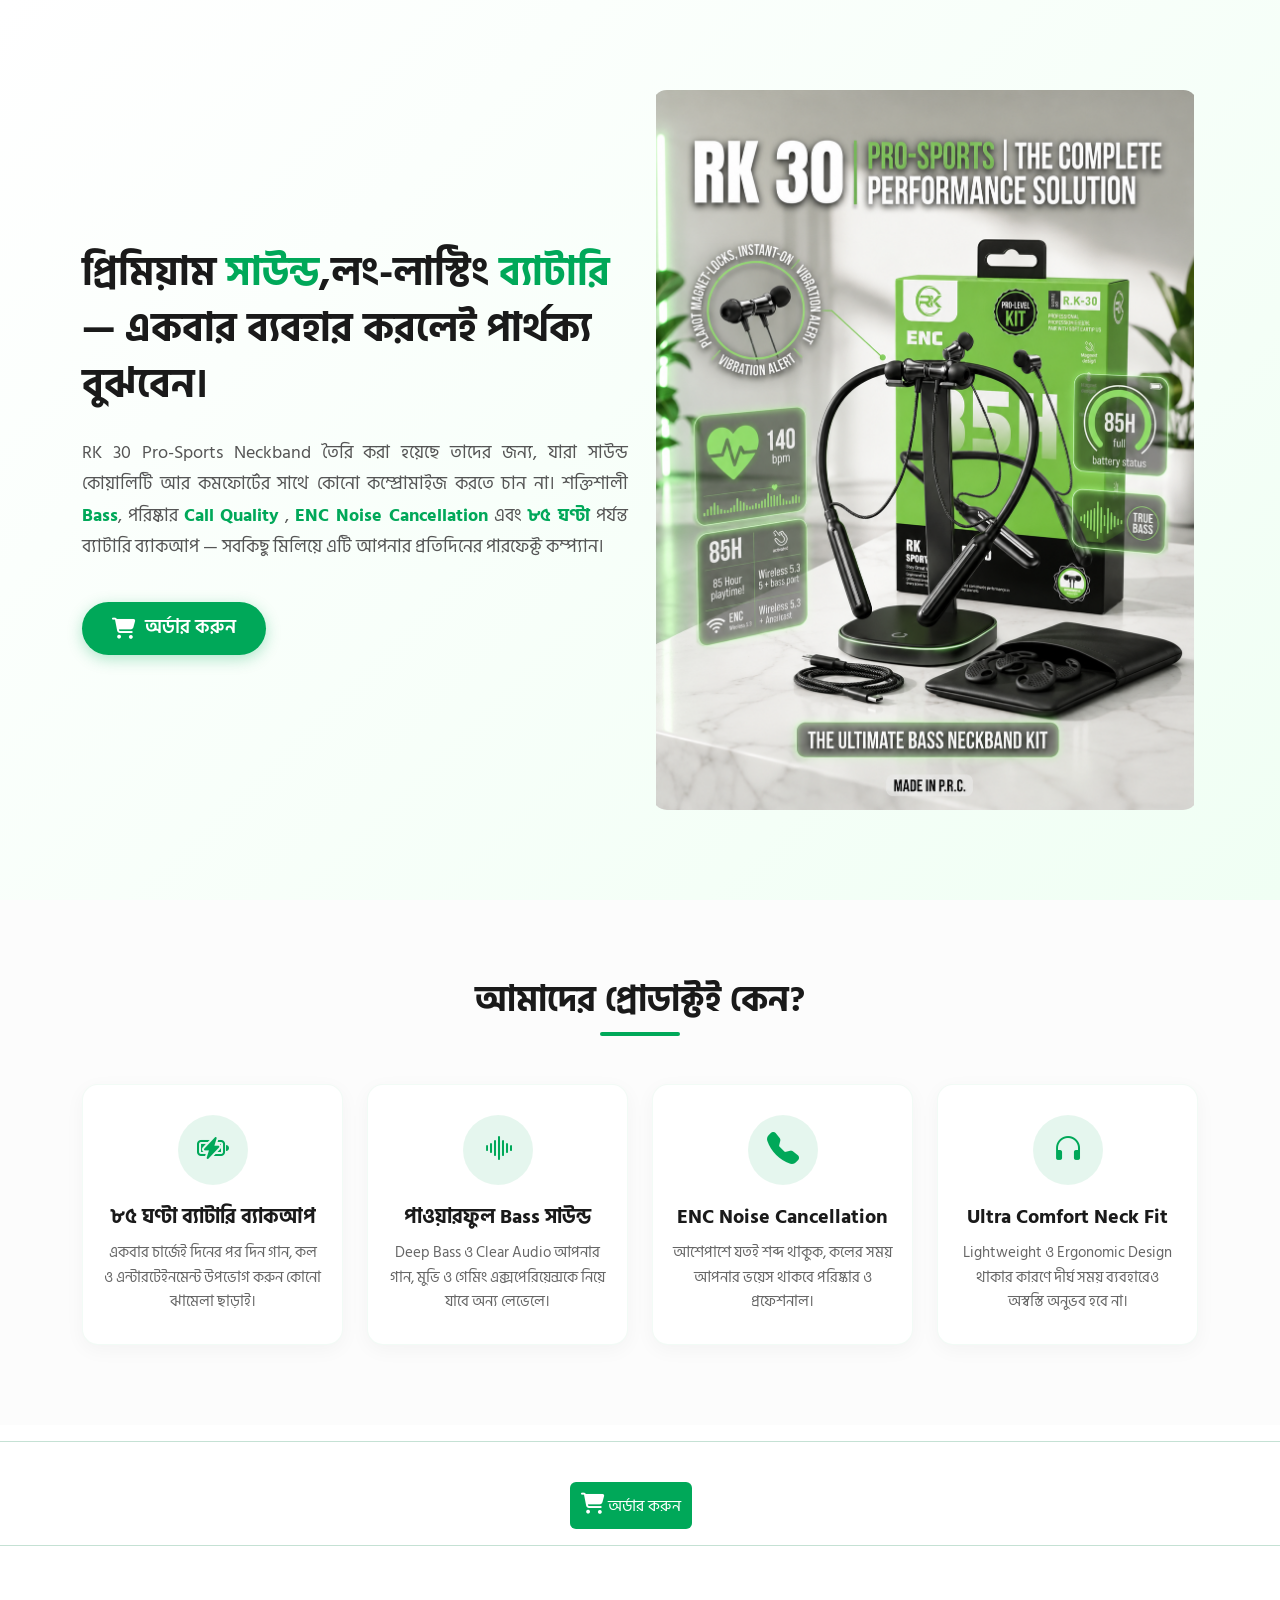
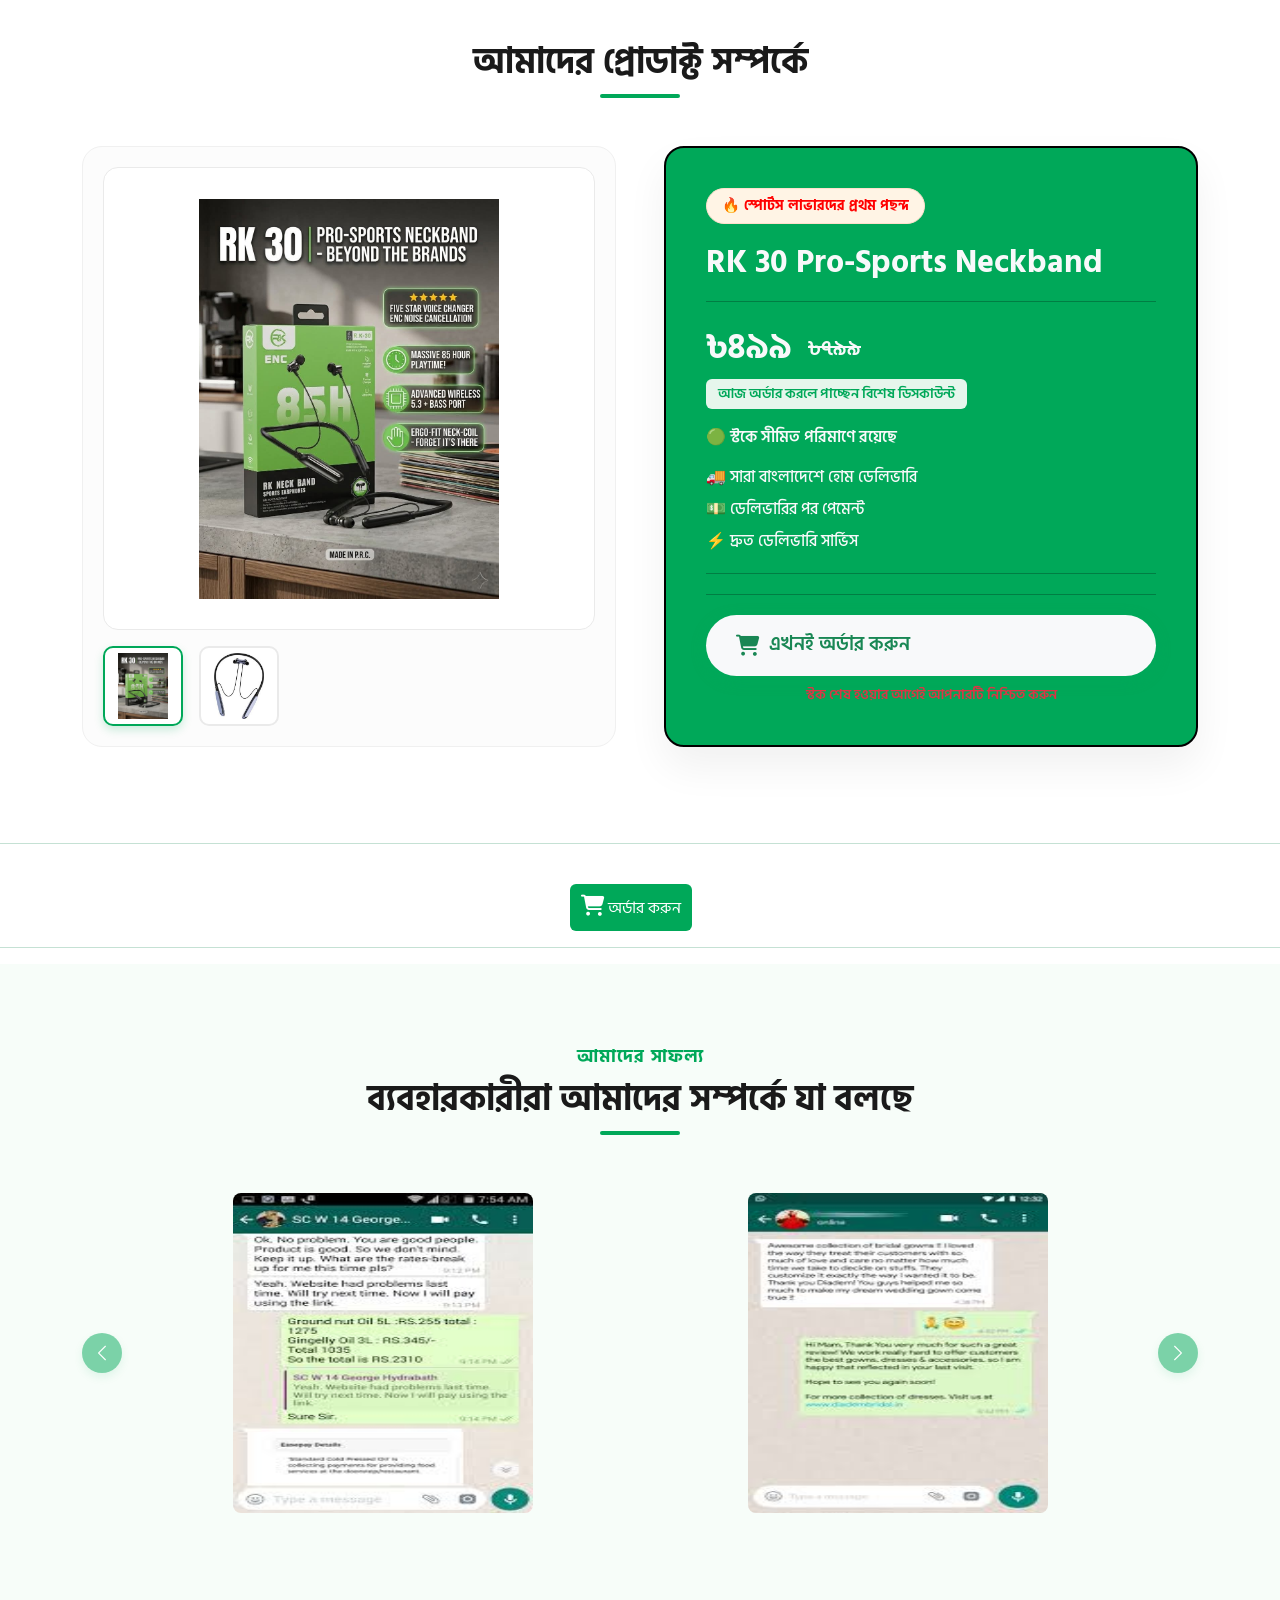
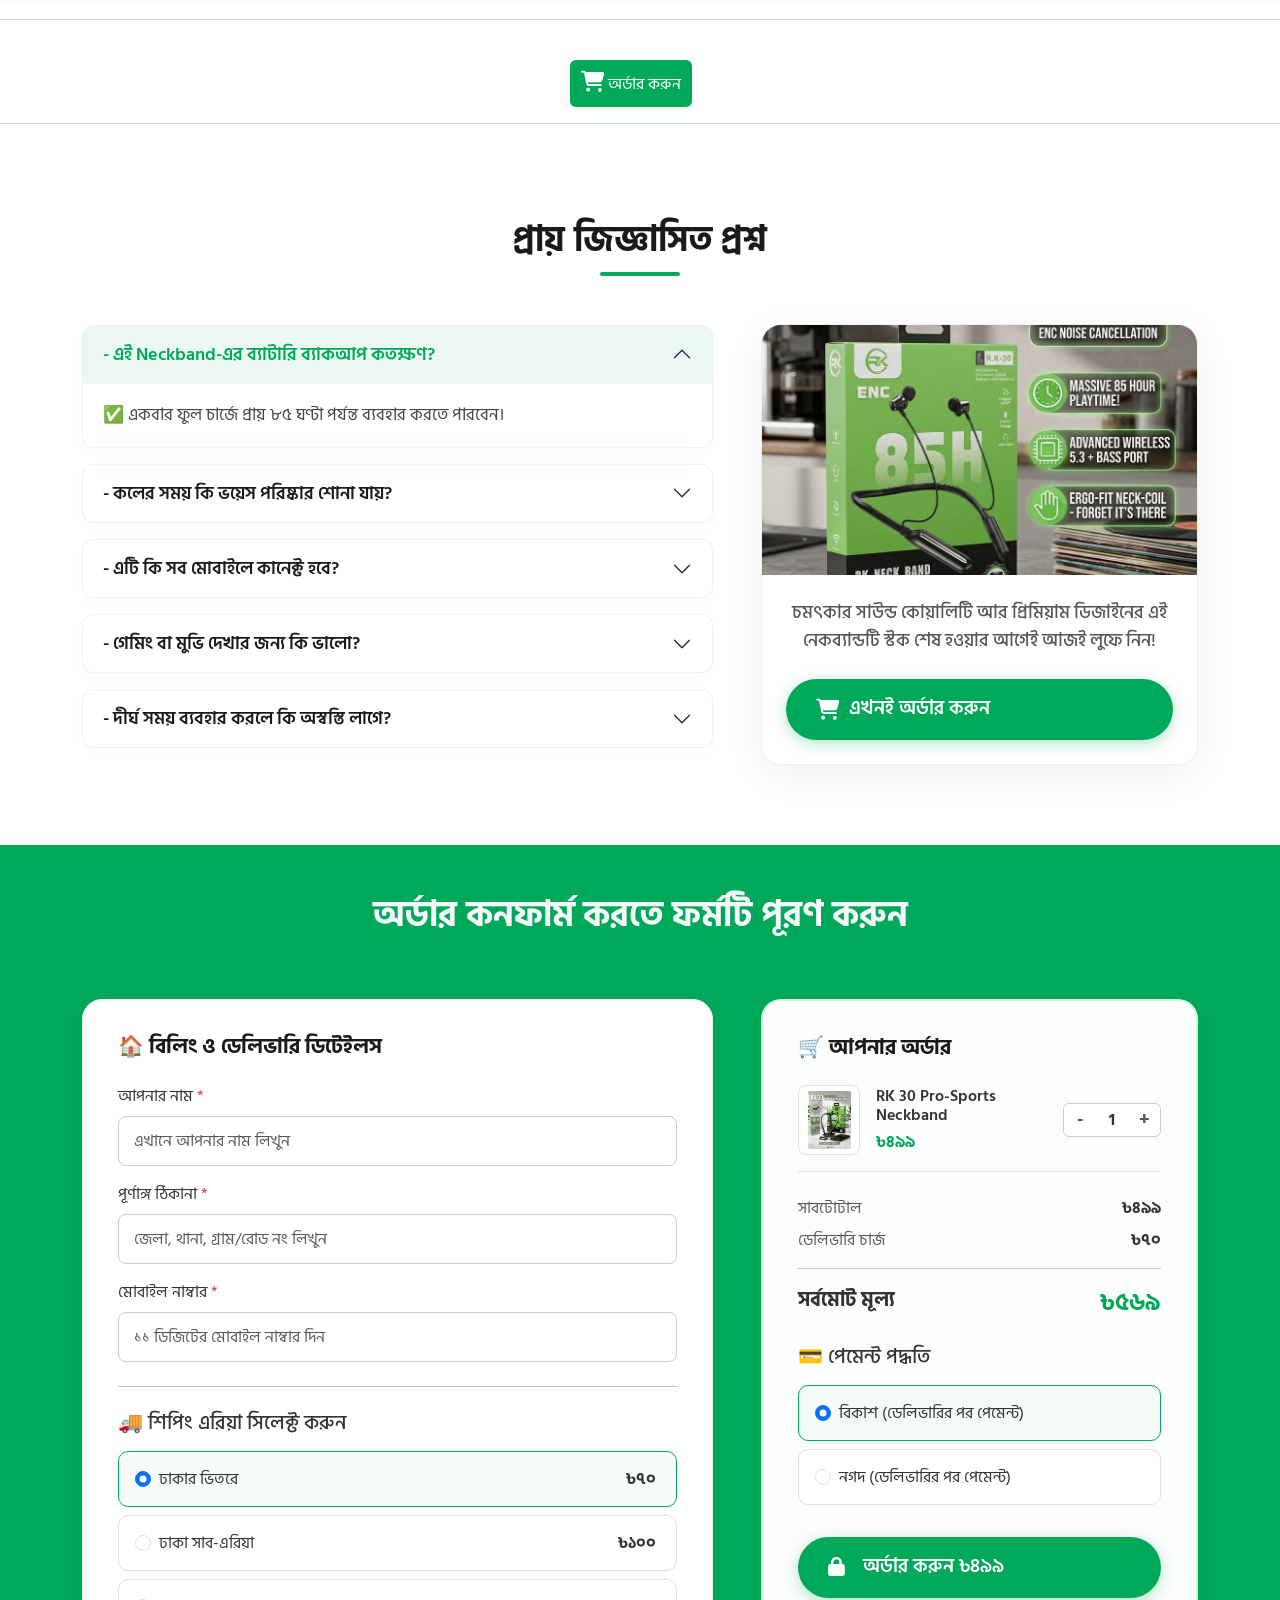
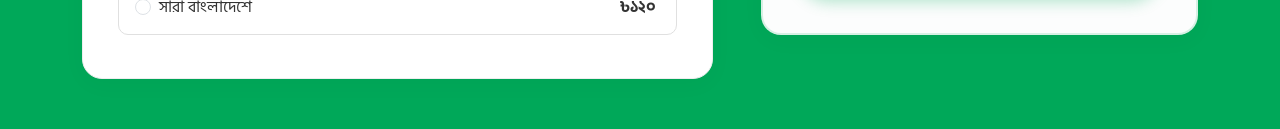
<file: revel/index.html>
<!DOCTYPE html>
<html lang="bn">
<head>
    <meta charset="UTF-8">
    <meta name="viewport" content="width=device-width, initial-scale=1.0">
    <title>RK 30 Pro-Sports Neckband - Hero Section</title>
    
    <!-- Google Fonts for Bangla (Hind Siliguri) -->
    <link rel="preconnect" href="https://fonts.googleapis.com">
    <link rel="preconnect" href="https://fonts.gstatic.com" crossorigin>
    <link href="https://fonts.googleapis.com/css2?family=Hind+Siliguri:wght@400;600;700&display=swap" rel="stylesheet">
    
    <!-- Bootstrap CSS -->
    <link href="https://cdn.jsdelivr.net/npm/bootstrap@5.3.0/dist/css/bootstrap.min.css" rel="stylesheet">
        
    <!-- FontAwesome for Icons -->
    <link rel="stylesheet" href="https://cdnjs.cloudflare.com/ajax/libs/font-awesome/6.4.0/css/all.min.css">
    <!-- Bootstrap Icons CDN -->
<link rel="stylesheet" href="https://cdn.jsdelivr.net/npm/bootstrap-icons@1.11.1/font/bootstrap-icons.css">
    <!-- Custom CSS -->
    <link rel="stylesheet" href="style.css">
</head>
<body>

    <!-- Hero Section -->
    <section class="hero-section d-flex align-items-center">
        <div class="container">
            <div class="row align-items-center">
                
                <!-- Mobile Heading (Visible only on mobile) -->
                <div class="col-12 d-block d-lg-none mb-4 text-center">
                    <h1 class="hero-heading">
                        প্রিমিয়াম<span class="text-theme"> সাউন্ড</span>, লং-লাস্টিং<span class="text-theme"> ব্যাটারি </span>— একবার ব্যবহার করলেই পার্থক্য বুঝবেন।
                    </h1>
                </div>

                <!-- Left Side: Content -->
                <div class="col-lg-6 order-2 order-lg-1 hero-content">
                    <!-- Desktop Heading (Visible only on desktop) -->
                    <h1 class="hero-heading d-none d-lg-block">
                       প্রিমিয়াম <span class="text-theme"> সাউন্ড</span>,লং-লাস্টিং <span class="text-theme">ব্যাটারি </span> — একবার ব্যবহার করলেই পার্থক্য বুঝবেন।
                    </h1>
                    
                    <p class="hero-text mt-3 mt-lg-4">
                        RK 30 Pro-Sports Neckband তৈরি করা হয়েছে তাদের জন্য, যারা সাউন্ড কোয়ালিটি আর কমফোর্টের সাথে কোনো কম্প্রোমাইজ করতে চান না। শক্তিশালী 
                       <span class="text-theme">Bass</span>, পরিষ্কার <span class="text-theme">Call Quality</span> , <span class="text-theme">ENC Noise Cancellation</span> এবং <span class="text-theme">৮৫ ঘণ্টা</span> পর্যন্ত ব্যাটারি ব্যাকআপ — 
                        সবকিছু মিলিয়ে এটি আপনার প্রতিদিনের পারফেক্ট কম্প্যান।
                    </p>
                    
                    <button class="btn btn-order mt-4" id="orderBtn">
                        <i class="fas fa-shopping-cart cart-icon"></i> অর্ডার করুন
                    </button>
                </div>

                <!-- Right Side: Image -->
                <div class="col-lg-6 order-1 order-lg-2 mb-4 mb-lg-0 text-center text-lg-end">
                    <div class="hero-image-wrapper">
                        <img src="img/hero.png" alt="RK 30 Pro-Sports Neckband" class="img-fluid hero-img">
                    </div>
                </div>
                
            </div>
        </div>
    </section>


    <!-- Features Section -->
    <section class="features-section">
        <div class="container">
            <!-- Section Heading -->
            <div class="row">
                <div class="col-12 text-center mb-5">
                    <h2 class="section-title">আমাদের প্রোডাক্টই কেন?</h2>
                    <div class="title-underline"></div>
                </div>
            </div>

            <!-- Features Cards -->
            <div class="row g-3 g-lg-4">
                <!-- Card 1 -->
                <div class="col-6 col-lg-3">
                    <div class="feature-card text-center">
                        <div class="feature-icon-wrapper">
                            <i class="bi bi-battery-charging feature-icon"></i>
                        </div>
                        <h4 class="feature-title">৮৫ ঘণ্টা ব্যাটারি ব্যাকআপ</h4>
                        <p class="feature-text">একবার চার্জেই দিনের পর দিন গান, কল ও এন্টারটেইনমেন্ট উপভোগ করুন কোনো ঝামেলা ছাড়াই।</p>
                    </div>
                </div>

                <!-- Card 2 -->
                <div class="col-6 col-lg-3">
                    <div class="feature-card text-center">
                        <div class="feature-icon-wrapper">
                            <i class="bi bi-soundwave feature-icon"></i>
                        </div>
                        <h4 class="feature-title">পাওয়ারফুল Bass সাউন্ড</h4>
                        <p class="feature-text">Deep Bass ও Clear Audio আপনার গান, মুভি ও গেমিং এক্সপেরিয়েন্সকে নিয়ে যাবে অন্য লেভেলে।</p>
                    </div>
                </div>

                <!-- Card 3 -->
                <div class="col-6 col-lg-3">
                    <div class="feature-card text-center">
                        <div class="feature-icon-wrapper">
                            <i class="bi bi-telephone-fill feature-icon"></i>
                        </div>
                        <h4 class="feature-title">ENC Noise Cancellation</h4>
                        <p class="feature-text">আশেপাশে যতই শব্দ থাকুক, কলের সময় আপনার ভয়েস থাকবে পরিষ্কার ও প্রফেশনাল।</p>
                    </div>
                </div>

                <!-- Card 4 -->
                <div class="col-6 col-lg-3">
                    <div class="feature-card text-center">
                        <div class="feature-icon-wrapper">
                            <i class="bi bi-headphones feature-icon"></i>
                        </div>
                        <h4 class="feature-title">Ultra Comfort Neck Fit</h4>
                        <p class="feature-text">Lightweight ও Ergonomic Design থাকার কারণে দীর্ঘ সময় ব্যবহারেও অস্বস্তি অনুভব হবে না।</p>
                    </div>
                </div>
            </div>
        </div>
    </section>


<!--Cta btn-->

<hr class="text-success">
<div class="cta-button">

                        <button class="btn btn-cta mt-4" id="orderBtn">
                        <i class="fas fa-shopping-cart cart-icon"></i> অর্ডার করুন
                    </button>


</div>
<hr class="text-success">

<!--Cta btn-->





<!-- Product Showcase Section -->
    <section class="product-showcase-section">
        <div class="container">
            <!-- Section Heading -->
            <div class="row">
                <div class="col-12 text-center mb-5">
                    <h2 class="section-title">আমাদের প্রোডাক্ট সম্পর্কে</h2>
                    <div class="title-underline"></div>
                </div>
            </div>

<div class="row gx-lg-5 align-items-stretch">
                <!-- Left Side: Product Image Gallery -->
                <div class="col-lg-6 mb-5 mb-lg-0">
                    <div class="product-gallery h-100 d-flex flex-column">
                        <!-- Main Image -->
                        <div class="main-image-wrapper flex-grow-1 d-flex align-items-center justify-content-center mb-3">
                            <img src="img/1.jpg" id="mainProductImage" class="img-fluid" alt="RK 30 Pro-Sports Neckband">
                        </div>
                        <!-- Thumbnails -->
                        <div class="thumbnail-wrapper d-flex gap-3 justify-content-center justify-content-lg-start mt-auto">
                            <img src="img/1.jpg" class="img-fluid thumb-img active-thumb" alt="Thumbnail 1">
                            <img src="img/2.jfif" class="img-fluid thumb-img" alt="Thumbnail 2">
                        </div>
                    </div>
                </div>

                <!-- Right Side: Product Details Card -->
                <div class="col-lg-6">
                    <div class="product-details-card">
                        
                        <!-- Top Badge -->
                        <div class="top-badge mb-1">
                            🔥 স্পোর্টস লাভারদের প্রথম পছন্দ
                        </div>
                        
                        <!-- Product Name & Description -->
                        <h3 class="product-title text-light">RK 30 Pro-Sports Neckband</h3>
                       
                        
                        <hr class="divider">

                        <!-- Price Section -->
                        <div class="price-section mb-3">
                            <div class="d-flex align-items-center gap-3 mb-1">
                                <span class="current-price text-light">৳৪৯৯</span>
                                <del class="old-price text-light">৳৭৯৯</del>
                            </div>
                            <span class="save-text">আজ অর্ডার করলে পাচ্ছেন বিশেষ ডিসকাউন্ট</span>
                        </div>

                        <!-- Stock Status -->
                        <div class="stock-status mb-3">
                           <span class="text-light">🟢 স্টকে সীমিত পরিমাণে রয়েছে</span> 
                        </div>

                        <!-- Delivery Info -->
                        <div class="info-list delivery-info mb-3 ">
                            <p class="text-light">🚚 সারা বাংলাদেশে হোম ডেলিভারি</p>
                            <p class="text-light">💵 ডেলিভারির পর পেমেন্ট</p>
                            <p class="text-light">⚡ দ্রুত ডেলিভারি সার্ভিস</p>
                        </div>

                        <!-- Trust Section -->


                        <hr class="divider">

                

                        <hr class="divider">

                        <!-- Order Button -->
                        <div class="order-action text-center">
                            <button class="btn btn-order w-100 py-3 bg-light text-success" id="cardOrderBtn">
                                <i class="fas fa-shopping-cart cart-icon"></i> এখনই অর্ডার করুন
                            </button>
                            <small class="stock-warning mt-2 d-block">স্টক শেষ হওয়ার আগেই আপনারটি নিশ্চিত করুন</small>
                        </div>

                    </div>
                </div>
            </div>
        </div>
    </section>







<!--Cta btn-->

<hr class="text-success">
<div class="cta-button">

                        <button class="btn btn-cta mt-4" id="orderBtn">
                        <i class="fas fa-shopping-cart cart-icon"></i> অর্ডার করুন
                    </button>


</div>
<hr class="text-success">

<!--Cta btn-->






<!-- Review Section (Updated: 2 Items per slide for both Mobile & PC) -->
    <section class="review-section">
        <div class="container">
            
            <!-- Section Headings -->
            <div class="row">
                <div class="col-12 text-center mb-4 mb-lg-5">
                    <span class="review-sub-title d-block">আমাদের সাফল্য</span>
                    <h2 class="section-title mt-2">ব্যবহারকারীরা আমাদের সম্পর্কে যা বলছে</h2>
                    <div class="title-underline"></div>
                </div>
            </div>

            <!-- Unified Carousel for Both Mobile and PC -->
            <div id="unifiedReviewCarousel" class="carousel slide" data-bs-ride="carousel">
                <div class="carousel-inner custom-carousel-padding">
                    
                    <!-- Slide 1: Image 1 & Image 2 -->
                    <div class="carousel-item active">
                        <div class="row g-2 g-md-4">
                            <div class="col-6">
                                <div class="review-card">
                                    <img src="img/rev-1.jfif" class="img-fluid review-img" alt="Review 1">
                                </div>
                            </div>
                            <div class="col-6">
                                <div class="review-card">
                                    <img src="img/rev-2.jfif" class="img-fluid review-img" alt="Review 2">
                                </div>
                            </div>
                        </div>
                    </div>
                    
                    <!-- Slide 2: Image 3 & Image 4 -->
                    <div class="carousel-item">
                        <div class="row g-2 g-md-4">
                            <div class="col-6">
                                <div class="review-card">
                                    <img src="img/rev-3.jfif" class="img-fluid review-img" alt="Review 3">
                                </div>
                            </div>
                            <div class="col-6">
                                <div class="review-card">
                                    <img src="img/rev-4.jfif" class="img-fluid review-img" alt="Review 4">
                                </div>
                            </div>
                        </div>
                    </div>
                    
                </div>
                
                <!-- Carousel Controls (Arrows) -->
                <button class="carousel-control-prev" type="button" data-bs-target="#unifiedReviewCarousel" data-bs-slide="prev">
                    <span class="carousel-control-prev-icon" aria-hidden="true"></span>
                    <span class="visually-hidden">Previous</span>
                </button>
                <button class="carousel-control-next" type="button" data-bs-target="#unifiedReviewCarousel" data-bs-slide="next">
                    <span class="carousel-control-next-icon" aria-hidden="true"></span>
                    <span class="visually-hidden">Next</span>
                </button>
            </div>

        </div>
    </section>





<!--Cta btn-->

<hr class="text-success">
<div class="cta-button">

                        <button class="btn btn-cta mt-4" id="orderBtn">
                        <i class="fas fa-shopping-cart cart-icon"></i> অর্ডার করুন
                    </button>


</div>
<hr class="text-success">

<!--Cta btn-->













<!-- FAQ Section -->
    <section class="faq-section">
        <div class="container">
            <!-- Section Heading -->
            <div class="row">
                <div class="col-12 text-center mb-5">
                    <h2 class="section-title">প্রায় জিজ্ঞাসিত প্রশ্ন</h2>
                    <div class="title-underline"></div>
                </div>
            </div>

            <div class="row gx-lg-5 align-items-stretch">
                <!-- Left Side: Accordion Questions -->
                <div class="col-lg-7 order-1 mb-5 mb-lg-0">
                    <div class="accordion h-100 d-flex flex-column justify-content-center" id="faqAccordion">
                        
                        <!-- Question 1 -->
                        <div class="accordion-item mb-3">
                            <h2 class="accordion-header" id="faqHeadingOne">
                                <button class="accordion-button" type="button" data-bs-toggle="collapse" data-bs-target="#faqCollapseOne" aria-expanded="true" aria-controls="faqCollapseOne">
                                    - এই Neckband-এর ব্যাটারি ব্যাকআপ কতক্ষণ?
                                </button>
                            </h2>
                            <div id="faqCollapseOne" class="accordion-collapse collapse show" aria-labelledby="faqHeadingOne" data-bs-parent="#faqAccordion">
                                <div class="accordion-body">
                                    ✅ একবার ফুল চার্জে প্রায় ৮৫ ঘণ্টা পর্যন্ত ব্যবহার করতে পারবেন।
                                </div>
                            </div>
                        </div>

                        <!-- Question 2 -->
                        <div class="accordion-item mb-3">
                            <h2 class="accordion-header" id="faqHeadingTwo">
                                <button class="accordion-button collapsed" type="button" data-bs-toggle="collapse" data-bs-target="#faqCollapseTwo" aria-expanded="false" aria-controls="faqCollapseTwo">
                                    - কলের সময় কি ভয়েস পরিষ্কার শোনা যায়?
                                </button>
                            </h2>
                            <div id="faqCollapseTwo" class="accordion-collapse collapse" aria-labelledby="faqHeadingTwo" data-bs-parent="#faqAccordion">
                                <div class="accordion-body">
                                    ✅ জি, এতে ENC Noise Cancellation রয়েছে যা বাইরের শব্দ কমিয়ে Clear Call নিশ্চিত করে।
                                </div>
                            </div>
                        </div>

                        <!-- Question 3 -->
                        <div class="accordion-item mb-3">
                            <h2 class="accordion-header" id="faqHeadingThree">
                                <button class="accordion-button collapsed" type="button" data-bs-toggle="collapse" data-bs-target="#faqCollapseThree" aria-expanded="false" aria-controls="faqCollapseThree">
                                    - এটি কি সব মোবাইলে কানেক্ট হবে?
                                </button>
                            </h2>
                            <div id="faqCollapseThree" class="accordion-collapse collapse" aria-labelledby="faqHeadingThree" data-bs-parent="#faqAccordion">
                                <div class="accordion-body">
                                    ✅ হ্যাঁ, Android ও iPhone সহ সকল Bluetooth Supported ডিভাইসে সহজেই কানেক্ট হবে।
                                </div>
                            </div>
                        </div>

                        <!-- Question 4 -->
                        <div class="accordion-item mb-3">
                            <h2 class="accordion-header" id="faqHeadingFour">
                                <button class="accordion-button collapsed" type="button" data-bs-toggle="collapse" data-bs-target="#faqCollapseFour" aria-expanded="false" aria-controls="faqCollapseFour">
                                    - গেমিং বা মুভি দেখার জন্য কি ভালো?
                                </button>
                            </h2>
                            <div id="faqCollapseFour" class="accordion-collapse collapse" aria-labelledby="faqHeadingFour" data-bs-parent="#faqAccordion">
                                <div class="accordion-body">
                                    ✅ অবশ্যই। Low Latency ও Deep Bass Sound থাকার কারণে গেমিং ও মুভির জন্য দারুণ এক্সপেরিয়েন্স পাবেন।
                                </div>
                            </div>
                        </div>

                        <!-- Question 5 -->
                        <div class="accordion-item mb-3">
                            <h2 class="accordion-header" id="faqHeadingFive">
                                <button class="accordion-button collapsed" type="button" data-bs-toggle="collapse" data-bs-target="#faqCollapseFive" aria-expanded="false" aria-controls="faqCollapseFive">
                                    - দীর্ঘ সময় ব্যবহার করলে কি অস্বস্তি লাগে?
                                </button>
                            </h2>
                            <div id="faqCollapseFive" class="accordion-collapse collapse" aria-labelledby="faqHeadingFive" data-bs-parent="#faqAccordion">
                                <div class="accordion-body">
                                    ✅ না, এটি Lightweight ও Comfortable Neck Fit Design হওয়ায় দীর্ঘ সময় ব্যবহারেও আরামদায়ক লাগে।
                                </div>
                            </div>
                        </div>

                    </div>
                </div>

                <!-- Right Side: Promo Card with Image -->
                <div class="col-lg-5 order-2">
                    <div class="faq-promo-card h-100 d-flex flex-column justify-content-between">
                        <div class="promo-img-wrapper">
                            <img src="img/1.jpg" class="img-fluid faq-card-img" alt="RK 30 Pro">
                        </div>
                        <div class="promo-content text-center p-4 flex-grow-1 d-flex flex-column justify-content-between">
                            <p class="promo-text mb-4">
                                চমৎকার সাউন্ড কোয়ালিটি আর প্রিমিয়াম ডিজাইনের এই নেকব্যান্ডটি স্টক শেষ হওয়ার আগেই আজই লুফে নিন!
                            </p>
                            <div class="faq-btn-wrapper">
                                <button class="btn btn-order w-100 py-3 bounce-animation" id="faqOrderBtn">
                                    <i class="fas fa-shopping-cart cart-icon"></i> এখনই অর্ডার করুন
                                </button>
                            </div>
                        </div>
                    </div>
                </div>
            </div>
        </div>
    </section>










<section class="checkout-section">
        <div class="container">
            <div class="row">
                <div class="col-12 text-center mb-5">
                    <h2 class="section-title text-light">অর্ডার কনফার্ম করতে ফর্মটি পূরণ করুন</h2>
                    <div class="title-underline"></div>
                </div>
            </div>

            <form id="checkoutForm">
                <div class="row gx-lg-5">
                    
                    <div class="col-lg-7 mb-4 mb-lg-0">
                        <div class="checkout-card">
                            <h4 class="checkout-card-title mb-4">🏠 বিলিং ও ডেলিভারি ডিটেইলস</h4>
                            
                            <div class="mb-3">
                                <label for="custName" class="form-label">আপনার নাম <span class="text-danger">*</span></label>
                                <input type="text" class="form-control custom-input" id="custName" placeholder="এখানে আপনার নাম লিখুন" required>
                            </div>
                            
                            <div class="mb-3">
                                <label for="custAddress" class="form-label">পূর্ণাঙ্গ ঠিকানা <span class="text-danger">*</span></label>
                                <input type="text" class="form-control custom-input" id="custAddress" placeholder="জেলা, থানা, গ্রাম/রোড নং লিখুন" required>
                            </div>
                            
                            <div class="mb-4">
                                <label for="custPhone" class="form-label">মোবাইল নাম্বার <span class="text-danger">*</span></label>
                                <input type="tel" class="form-control custom-input" id="custPhone" placeholder="১১ ডিজিটের মোবাইল নাম্বার দিন" required>
                            </div>

                            <hr class="divider">

                            <h5 class="mb-3 mt-4">🚚 শিপিং এরিয়া সিলেক্ট করুন</h5>
                            <div class="shipping-options">
                                <div class="form-check shipping-radio-box mb-2 active-radio">
                                    <input class="form-check-input shipping-radio" type="radio" name="shippingRadio" id="shipInside" value="70" checked>
                                    <label class="form-check-label w-100" for="shipInside">
                                        <span class="d-flex justify-content-between">
                                            <span>ঢাকার ভিতরে</span>
                                            <strong>৳৭০</strong>
                                        </span>
                                    </label>
                                </div>
                                <div class="form-check shipping-radio-box mb-2">
                                    <input class="form-check-input shipping-radio" type="radio" name="shippingRadio" id="shipSub" value="100">
                                    <label class="form-check-label w-100" for="shipSub">
                                        <span class="d-flex justify-content-between">
                                            <span>ঢাকা সাব-এরিয়া</span>
                                            <strong>৳১০০</strong>
                                        </span>
                                    </label>
                                </div>
                                <div class="form-check shipping-radio-box mb-2">
                                    <input class="form-check-input shipping-radio" type="radio" name="shippingRadio" id="shipOutside" value="120">
                                    <label class="form-check-label w-100" for="shipOutside">
                                        <span class="d-flex justify-content-between">
                                            <span>সারা বাংলাদেশে</span>
                                            <strong>৳১২০</strong>
                                        </span>
                                    </label>
                                </div>
                            </div>
                        </div>
                    </div>

                    <div class="col-lg-5">
                        <div class="checkout-card summary-card">
                            <h4 class="checkout-card-title mb-4">🛒 আপনার অর্ডার</h4>
                            
                            <div class="d-flex gap-3 align-items-center mb-4 pb-3 border-bottom">
                                <div class="checkout-prod-img-wrapper">
                                    <img src="img/hero.png" class="img-fluid rounded" alt="Product Image">
                                </div>
                                <div class="flex-grow-1">
                                    <h6 class="product-name mb-1">RK 30 Pro-Sports Neckband</h6>
                                    <span class="text-theme fw-bold">৳৪৯৯</span>
                                </div>
                                <div class="qty-controller d-flex align-items-center">
                                    <button type="button" class="qty-btn" id="btnMinus">-</button>
                                    <span class="qty-value mx-2" id="qtyVal">1</span>
                                    <button type="button" class="qty-btn" id="btnPlus">+</button>
                                </div>
                            </div>

                            <div class="calculation-section mb-4">
                                <div class="d-flex justify-content-between mb-2">
                                    <span class="text-muted">সাবটোটাল</span>
                                    <span class="fw-bold">৳<span id="subtotalPrice">৪৯৯</span></span>
                                </div>
                                <div class="d-flex justify-content-between mb-3">
                                    <span class="text-muted">ডেলিভারি চার্জ</span>
                                    <span class="fw-bold">৳<span id="shippingPrice">৭০</span></span>
                                </div>
                                <hr>
                                <div class="d-flex justify-content-between mt-2">
                                    <span class="fs-5 fw-bold">সর্বমোট মূল্য</span>
                                    <span class="fs-4 fw-bold text-theme">৳<span id="totalPrice">৫৬৯</span></span>
                                </div>
                            </div>

                            <h5 class="mb-3">💳 পেমেন্ট পদ্ধতি</h5>
                            <div class="payment-methods mb-4">
                                <div class="form-check payment-radio-box mb-2 active-radio">
                                    <input class="form-check-input payment-radio" type="radio" name="paymentRadio" id="payBkash" checked>
                                    <label class="form-check-label w-100" for="payBkash">
                                        <span>বিকাশ (ডেলিভারির পর পেমেন্ট)</span>
                                    </label>
                                </div>
                                <div class="form-check payment-radio-box mb-2">
                                    <input class="form-check-input payment-radio" type="radio" name="paymentRadio" id="payNagad">
                                    <label class="form-check-label w-100" for="payNagad">
                                        <span>নগদ (ডেলিভারির পর পেমেন্ট)</span>
                                    </label>
                                </div>
                            </div>

                            <button type="submit" class="btn btn-order w-100 py-3 mt-2" id="placeOrderBtn">
                                <i class="fas fa-lock me-2"></i> <span id="orderBtnText">অর্ডার করুন ৳৪৯৯</span>
                            </button>
                        </div>
                    </div>

                </div>
            </form>
        </div>
    </section>







<!-- Bootstrap JS -->
    <script src="https://cdn.jsdelivr.net/npm/bootstrap@5.3.0/dist/js/bootstrap.bundle.min.js"></script>
    <!-- Custom JS -->
    <script src="script.js"></script>
</body>
</html>
</file>
<file: revel/style.css>
/* Base Styles & Fonts */
body {
    font-family: 'Hind Siliguri', sans-serif;
    background-color: #ffffff; /* White background vibe */
    color: #333333;
}

/* Theme Colors */
:root {
    --theme-green: #00A859; /* Premium Green */
    --theme-green-hover: #008f4c;
    --text-dark: #1a1a1a;
}





.cta-button{
    width: 140px;
    
    margin: auto;
}

.btn-cta{
    font-size: 16px;
    background-color:#00A859;
    color: white;
    padding: 10px;
}




/* Hero Section */
.hero-section {
    min-height: 100vh;
    padding: 60px 0;
    background: linear-gradient(135deg, #ffffff 0%, #f0fff4 100%); /* Subtle white-green gradient background */
}

/* Text Styles */
.hero-heading {
    font-size: 2.5rem;
    font-weight: 700;
    color: var(--text-dark);
    line-height: 1.4;
}

.text-theme {
    color: var(--theme-green);
    
    font-weight: bold;
}

.hero-text {
    font-size: 1.15rem;
    color: #555555;
    line-height: 1.7;
    text-align: justify;
}

/* Image Wrapper */
.hero-image-wrapper {
    width: 100%;
    height: 100%;
    display: flex;
    justify-content: center;
    align-items: center;
}

.hero-img {
    width: 100%;
    max-height: 80vh;
    object-fit: contain; /* Keeps the aspect ratio intact while filling the space */
    border-radius: 15px; /* Optional: Looks good with UI */
}

/* Button Styles */
.btn-order {
    background-color: var(--theme-green);
    color: #ffffff;
    font-size: 1.2rem;
    font-weight: 600;
    padding: 12px 30px;
    border: none;
    border-radius: 50px;
    transition: all 0.3s ease;
    box-shadow: 0 4px 15px rgba(0, 168, 89, 0.3);
    display: inline-flex;
    align-items: center;
    gap: 10px;
}

.btn-order:hover {
    background-color: var(--theme-green-hover);
    color: #ffffff;
    transform: translateY(-2px);
    box-shadow: 0 6px 20px rgba(0, 168, 89, 0.4);
}

/* Cart Icon Bouncing Animation */
.cart-icon {
    font-size: 1.3rem;
    animation: bounce 2s infinite ease-in-out;
}

@keyframes bounce {
    0%, 20%, 50%, 80%, 100% {
        transform: translateY(0);
    }
    40% {
        transform: translateY(-8px);
    }
    60% {
        transform: translateY(-4px);
    }
}

/* Responsive Adjustments */
@media (max-width: 991px) {
    .hero-section {
        min-height: auto;
        padding: 40px 0;
    }
    
    .hero-heading {
        font-size: 2rem;
    }
    
    .hero-text {
        font-size: 1.05rem;
        text-align: left;
    }
}









/* =========================================
   Features Section Styles
========================================= */

.features-section {
    padding: 80px 0;
    background-color: #fcfcfc; /* Very light subtle background to separate from hero */
}

/* Section Title */
.section-title {
    font-size: 2.2rem;
    font-weight: 700;
    color: var(--text-dark);
    margin-bottom: 10px;
}

/* Custom Green Underline for Title */
.title-underline {
    width: 80px;
    height: 4px;
    background-color: var(--theme-green);
    margin: 0 auto;
    border-radius: 50px;
}

/* Feature Card Styling */
.feature-card {
    background-color: #ffffff;
    padding: 30px 20px;
    border-radius: 16px;
    height: 100%; /* Keeps cards equal height */
    box-shadow: 0 5px 20px rgba(0, 0, 0, 0.04);
    transition: all 0.3s ease;
    border: 1px solid rgba(0, 168, 89, 0.05); /* Very subtle green border */
}

.feature-card:hover {
    transform: translateY(-8px);
    box-shadow: 0 10px 30px rgba(0, 168, 89, 0.12); /* Green tinted shadow on hover */
    border-color: rgba(0, 168, 89, 0.2);
}

/* Icon Styling */
.feature-icon-wrapper {
    width: 70px;
    height: 70px;
    background-color: rgba(0, 168, 89, 0.1); /* Light green circular background */
    border-radius: 50%;
    display: inline-flex;
    justify-content: center;
    align-items: center;
    margin-bottom: 20px;
    transition: all 0.3s ease;
}

.feature-card:hover .feature-icon-wrapper {
    background-color: var(--theme-green); /* Turns solid green on hover */
}

.feature-icon {
    font-size: 2rem;
    color: var(--theme-green);
    transition: all 0.3s ease;
}

.feature-card:hover .feature-icon {
    color: #ffffff; /* Turns white on hover */
}

/* Card Typography */
.feature-title {
    font-size: 1.25rem;
    font-weight: 700;
    color: var(--text-dark);
    margin-bottom: 12px;
}

.feature-text {
    font-size: 0.95rem;
    color: #666666;
    line-height: 1.6;
    margin-bottom: 0;
}

/* =========================================
   Responsive Adjustments for Mobile
========================================= */
@media (max-width: 767px) {
    .features-section {
        padding: 50px 0;
    }

    .section-title {
        font-size: 1.6rem;
    }

    /* Adjusting card for mobile to fit 2 in a row nicely */
    .feature-card {
        padding: 20px 10px;
    }

    .feature-icon-wrapper {
        width: 50px;
        height: 50px;
        margin-bottom: 15px;
    }

    .feature-icon {
        font-size: 1.4rem;
    }

    .feature-title {
        font-size: 1rem;
        margin-bottom: 8px;
    }

    .feature-text {
        font-size: 0.85rem;
        line-height: 1.4;
    }
}






/* =========================================
   Product Showcase Section
========================================= */
.product-showcase-section {
    padding: 80px 0;
    background-color: #ffffff;
}

/* Image Gallery Styles */
.product-gallery {
    padding: 20px;
    background: #fcfcfc;
    border-radius: 20px;
    border: 1px solid #f0f0f0;
}

.main-image-wrapper {
    background: #ffffff;
    border-radius: 15px;
    overflow: hidden;
    padding: 20px;
    text-align: center;
    border: 1px solid #eaeaea;
}

#mainProductImage {
    max-height: 400px;
    object-fit: contain;
    transition: opacity 0.3s ease;
}

.thumb-img {
    width: 80px;
    height: 80px;
    object-fit: contain;
    background: #ffffff;
    border: 2px solid #eaeaea;
    border-radius: 10px;
    padding: 5px;
    cursor: pointer;
    transition: all 0.3s ease;
}

.thumb-img:hover {
    border-color: rgba(0, 168, 89, 0.5);
}

.thumb-img.active-thumb {
    border-color: var(--theme-green);
    box-shadow: 0 4px 10px rgba(0, 168, 89, 0.2);
}

/* Product Details Card Styles */
.product-details-card {
    background: var(--theme-green);
    padding: 40px;
    border-radius: 20px;
    box-shadow: 0 20px 40px rgba(0, 0, 0, 0.06);
    border: 2px solid black;
    color: white;
    
}

.top-badge {
    display: inline-block;
    background-color: #fff4e5;
    color: red;
    font-size: 0.9rem;
    font-weight: 700;
    padding: 6px 15px;
    border-radius: 50px;
    border: 1px solid #ffe0cc;
}

.product-title {
    font-size: 2rem;
    font-weight: 700;
    color: var(--text-dark);
    margin-top: 15px;
    margin-bottom: 10px;
}

.product-short-desc {
    font-size: 1.05rem;
    color: #666666;
    line-height: 1.6;
}

.divider {
    border-color: black;
    margin: 20px 0;
}

/* Price Section */
.current-price {
    font-size: 2.2rem;
    font-weight: 700;
    color: var(--theme-green);
}

.old-price {
    font-size: 1.3rem;
    color: #999999;
    font-weight: 600;
}

.save-text {
    display: inline-block;
    background-color: #e6f6ec;
    color: var(--theme-green);
    font-size: 0.9rem;
    font-weight: 600;
    padding: 4px 12px;
    border-radius: 6px;
}

.stock-status {
    font-size: 1rem;
    font-weight: 600;
    color: #1a1a1a;
}

/* Info Lists */
.info-list p {
    margin-bottom: 8px;
    font-size: 1rem;
    color: #444;
    font-weight: 500;
}

/* Feature List */
.feature-list {
    list-style: none;
    padding: 0;
    margin: 0;
}

.feature-list li {
    font-size: 1.05rem;
    color: white;
    margin-bottom: 12px;
    display: flex;
    align-items: center;
    gap: 10px;
    font-weight: 600;
}

.stock-warning {
    color: #dc3545; /* Bootstrap danger color */
    font-weight: 600;
    font-size: 0.9rem;
}

/* Responsive */
@media (max-width: 991px) {
    .product-details-card {
        padding: 25px;
    }
    
    .product-title {
        font-size: 1.6rem;
    }
    
    .current-price {
        font-size: 1.8rem;
    }
}




/* =========================================
   Review Section Styles (2 Items Everywhere)
========================================= */
.review-section {
    padding: 80px 0;
    background-color: #f7fdf9; /* Light subtle green-white vibe */
}

.review-sub-title {
    color: var(--theme-green);
    font-size: 1.1rem;
    font-weight: 700;
    letter-spacing: 1px;
}

/* Custom padding to give space for arrows on both sides */
.custom-carousel-padding {
    padding: 0 55px;
}

/* Review Card Design */
.review-card {
    background: #ffffff;
    padding: 10px;
    border-radius: 12px;
    box-shadow: 0 6px 20px rgba(0, 0, 0, 0.03);
    border: 1px solid rgba(0, 168, 89, 0.06);
    transition: transform 0.3s ease;
    height: 100%;
}

.review-card:hover {
    transform: translateY(-4px);
}

.review-img {
    border-radius: 8px;
    width: 100%;
    height: auto;
    /* object-fit বাদ দিয়ে নিচের দুটি লাইন যোগ করো */
    image-rendering: -webkit-optimize-contrast; /* ব্রাউজারে ইমেজ শার্প করার জন্য */
    image-rendering: crisp-edges;
}

/* Custom Carousel Navigation Arrows */
.carousel-control-prev-icon,
.carousel-control-next-icon {
    background-color: var(--theme-green);
    border-radius: 50%;
    width: 40px;
    height: 40px;
    background-size: 45%; 
    box-shadow: 0 4px 10px rgba(0, 168, 89, 0.2);
    transition: all 0.3s ease;
}

.carousel-control-prev-icon:hover,
.carousel-control-next-icon:hover {
    background-color: var(--theme-green-hover);
}

.carousel-control-prev {
    justify-content: flex-start;
    width: 45px;
}

.carousel-control-next {
    justify-content: flex-end;
    width: 45px;
}

/* Mobile Responsive Adjustments */
@media (max-width: 767px) {
    .review-section {
        padding: 40px 0;
    }
    
    .section-title {
        font-size: 1.5rem;
    }

    .custom-carousel-padding {
        padding: 0 35px; /* Slightly less padding on mobile */
    }
    
    .review-card {
        padding: 5px; /* Minimum padding for mobile screen */
        border-radius: 8px;
    }

    .review-img {
        border-radius: 5px;
    }

    .carousel-control-prev-icon,
    .carousel-control-next-icon {
        width: 30px;
        height: 30px;
    }
    
    .carousel-control-prev {
        width: 30px;
    }

    .carousel-control-next {
        width: 30px;
    }
}


@media (min-width: 992px) {
    .review-img {
        /* এখানে ৪০০ পিক্সেল দেওয়া হয়েছে, তুমি চাইলে আরও ছোট (যেমন: 350px) করতে পারো */
        max-width: 300px; 
        max-height: 320px;
        display: block;
        margin: 0 auto; /* ইমেজটিকে কার্ডের মাঝখানে রাখবে */
    }
    
    .review-card {
        background: transparent; /* ব্যাকগ্রাউন্ড ট্রান্সপারেন্ট করলে দেখতে আরও প্রিমিয়াম লাগবে */
        box-shadow: none; /* পিসিতে এক্সট্রা বড় বক্স শ্যাডো রিমুভ করবে */
        border: none;
    }
}







/* =========================================
   FAQ Section Styles
========================================= */
.faq-section {
    padding: 80px 0;
    background-color: #ffffff;
}

/* Accordion Custom Styling */
.accordion-item {
    border: 1px solid rgba(0, 168, 89, 0.1) !important;
    border-radius: 12px !important;
    overflow: hidden;
    box-shadow: 0 4px 15px rgba(0, 0, 0, 0.02);
}

.accordion-button {
    font-size: 1.1rem;
    font-weight: 600;
    color: var(--text-dark);
    padding: 18px 20px;
}

.accordion-button:not(.collapsed) {
    background-color: rgba(0, 168, 89, 0.08) !important;
    color: var(--theme-green) !important;
    box-shadow: none !important;
}

.accordion-button:focus {
    box-shadow: none !important;
    border-color: rgba(0, 168, 89, 0.2);
}

.accordion-body {
    font-size: 1.05rem;
    color: #444444;
    background-color: #ffffff;
    line-height: 1.6;
    padding: 18px 20px;
    border-top: 1px solid rgba(0, 168, 89, 0.05);
}

/* Right Side Promo Card Styles */
.faq-promo-card {
    background: #ffffff;
    border-radius: 20px;
    box-shadow: 0 10px 40px rgba(0, 0, 0, 0.06);
    border: 1px solid #f0f0f0;
    overflow: hidden;
}

.promo-img-wrapper {
    width: 100%;
    height: 250px; /* নির্দিষ্ট হাইট দেওয়া হয়েছে ইমেজ ফিট করার জন্য */
    overflow: hidden;
    background-color: #fcfcfc;
}

.faq-card-img {
    width: 100%;
    height: 100%;
    object-fit: cover; /* ইমেজ কেটে না গিয়ে সুন্দরভাবে ফিট হয়ে থাকবে */
}

.promo-text {
    font-size: 1.1rem;
    color: #555555;
    font-weight: 500;
    line-height: 1.6;
}

/* Continuous Bouncing Animation for FAQ Button */
.bounce-animation {
    animation: buttonBounce 2s infinite ease-in-out;
}

@keyframes buttonBounce {
    0%, 20%, 50%, 80%, 100% {
        transform: translateY(0);
    }
    40% {
        transform: translateY(-10px);
    }
    60% {
        transform: translateY(-5px);
    }
}

/* Responsive Styles */
@media (max-width: 991px) {
    .faq-section {
        padding: 50px 0;
    }
    
    .promo-img-wrapper {
        height: 200px; /* মোবাইলে ইমেজ হাইট সামান্য কমানো */
    }
    
    .accordion-button {
        font-size: 1rem;
        padding: 15px;
    }
    
    .accordion-body {
        font-size: 0.95rem;
        padding: 15px;
    }
}









/* =========================================
   Checkout Section Styles
========================================= */
.checkout-section {
    padding: 50px 0;
    background-color: #00A859;
}

.checkout-card {
    background: #ffffff;
    padding: 35px;
    border-radius: 20px;
    box-shadow: 0 5px 25px rgba(0, 0, 0, 0.03);
    border: 1px solid #eeeeee;
}

.summary-card {
    border: 2px solid rgba(0, 168, 89, 0.15);
    background-color: #fcfdfd;
}

.checkout-card-title {
    font-size: 1.3rem;
    font-weight: 700;
    color: var(--text-dark);
}

/* Custom Input Fields */
.custom-input {
    padding: 12px 15px;
    border: 1px solid #cccccc;
    border-radius: 8px;
    font-size: 1rem;
    transition: all 0.3s ease;
}

.custom-input:focus {
    border-color: var(--theme-green);
    box-shadow: 0 0 0 3px rgba(0, 168, 89, 0.15);
}

/* Shipping & Payment Radio Boxes Custom styling */
.shipping-radio-box, .payment-radio-box {
    padding: 15px 20px 15px 40px;
    border: 1px solid #e0e0e0;
    border-radius: 10px;
    background: #ffffff;
    cursor: pointer;
    transition: all 0.2s ease;
}

.shipping-radio-box:hover, .payment-radio-box:hover {
    border-color: rgba(0, 168, 89, 0.4);
}

.shipping-radio-box.active-radio, .payment-radio-box.active-radio {
    border-color: var(--theme-green);
    background-color: rgba(0, 168, 89, 0.03);
}

/* Product Row Styles */
.checkout-prod-img-wrapper {
    width: 70px;
    height: 70px;
    background: #ffffff;
    border: 1px solid #e0e0e0;
    padding: 5px;
    border-radius: 8px;
}

.checkout-prod-img-wrapper img {
    width: 100%;
    height: 100%;
    object-fit: contain;
}

.product-name {
    font-size: 1rem;
    font-weight: 600;
}

/* Quantity Controller */
.qty-controller {
    border: 1px solid #cccccc;
    border-radius: 6px;
    background: #ffffff;
    padding: 2px;
}

.qty-btn {
    border: none;
    background: none;
    width: 28px;
    height: 28px;
    font-weight: bold;
    font-size: 1.1rem;
    color: #555555;
    cursor: pointer;
    transition: background 0.2s;
    border-radius: 4px;
}

.qty-btn:hover {
    background-color: #f0f0f0;
}

.qty-value {
    font-weight: 700;
    min-width: 20px;
    text-align: center;
}

/* Mobile Responsive */
@media (max-width: 767px) {
    .checkout-section {
        padding: 50px 0;
    }
    .checkout-card {
        padding: 20px;
    }
    .shipping-radio-box, .payment-radio-box {
        padding: 12px 15px 12px 35px;
    }
}
</file>
